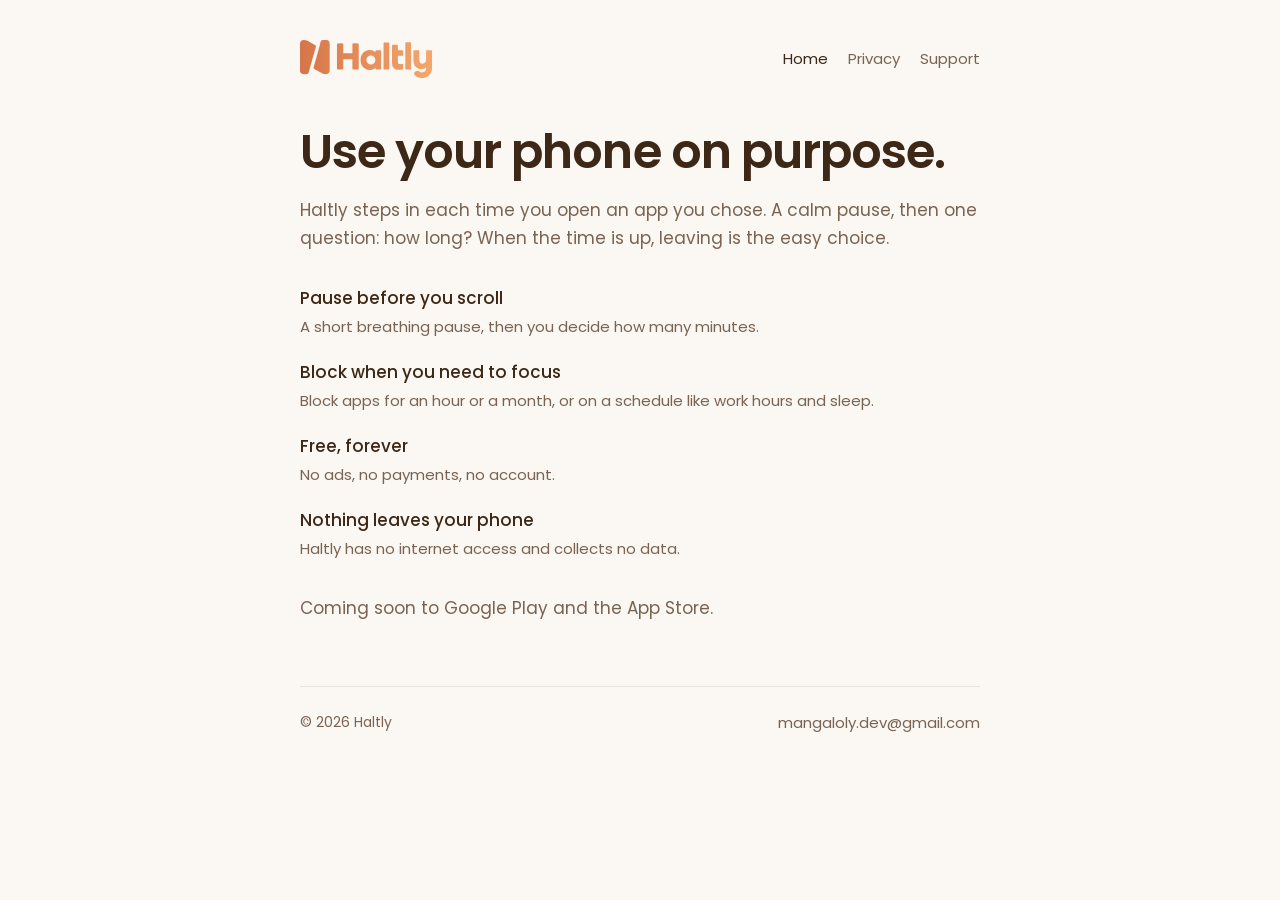
<file: index.html>
<!doctype html>
<html lang="en">
<head>
<meta charset="utf-8">
<meta name="viewport" content="width=device-width, initial-scale=1">
<title>Haltly</title>
<meta name="description" content="Haltly: a free, private screen time app. Pause before you scroll.">
<link rel="icon" href="assets/haltly_mark.svg" type="image/svg+xml">
<link rel="stylesheet" href="assets/site.css">
</head>
<body>
<div class="wrap">
<header>
<a href="./" aria-label="Haltly home"><img src="assets/haltly_wordmark.svg" alt="Haltly"></a>
<nav aria-label="Site">
<a href="./" aria-current="page">Home</a>
<a href="privacy.html">Privacy</a>
<a href="support.html">Support</a>
</nav>
</header>
<main>
<h1>Use your phone on&nbsp;purpose.</h1>
<p class="muted">Haltly steps in each time you open an app you chose. A calm pause, then one question: how long? When the time is up, leaving is the easy choice.</p>
<ul class="points">
<li><b>Pause before you scroll</b><span>A short breathing pause, then you decide how many minutes.</span></li>
<li><b>Block when you need to focus</b><span>Block apps for an hour or a month, or on a schedule like work hours and sleep.</span></li>
<li><b>Free, forever</b><span>No ads, no payments, no account.</span></li>
<li><b>Nothing leaves your phone</b><span>Haltly has no internet access and collects no data.</span></li>
</ul>
<p class="muted">Coming soon to Google Play and the App Store.</p>
</main>
<footer><span>© 2026 Haltly</span><a href="mailto:mangaloly.dev@gmail.com">mangaloly.dev@gmail.com</a></footer>
</div>
</body>
</html>
</file>
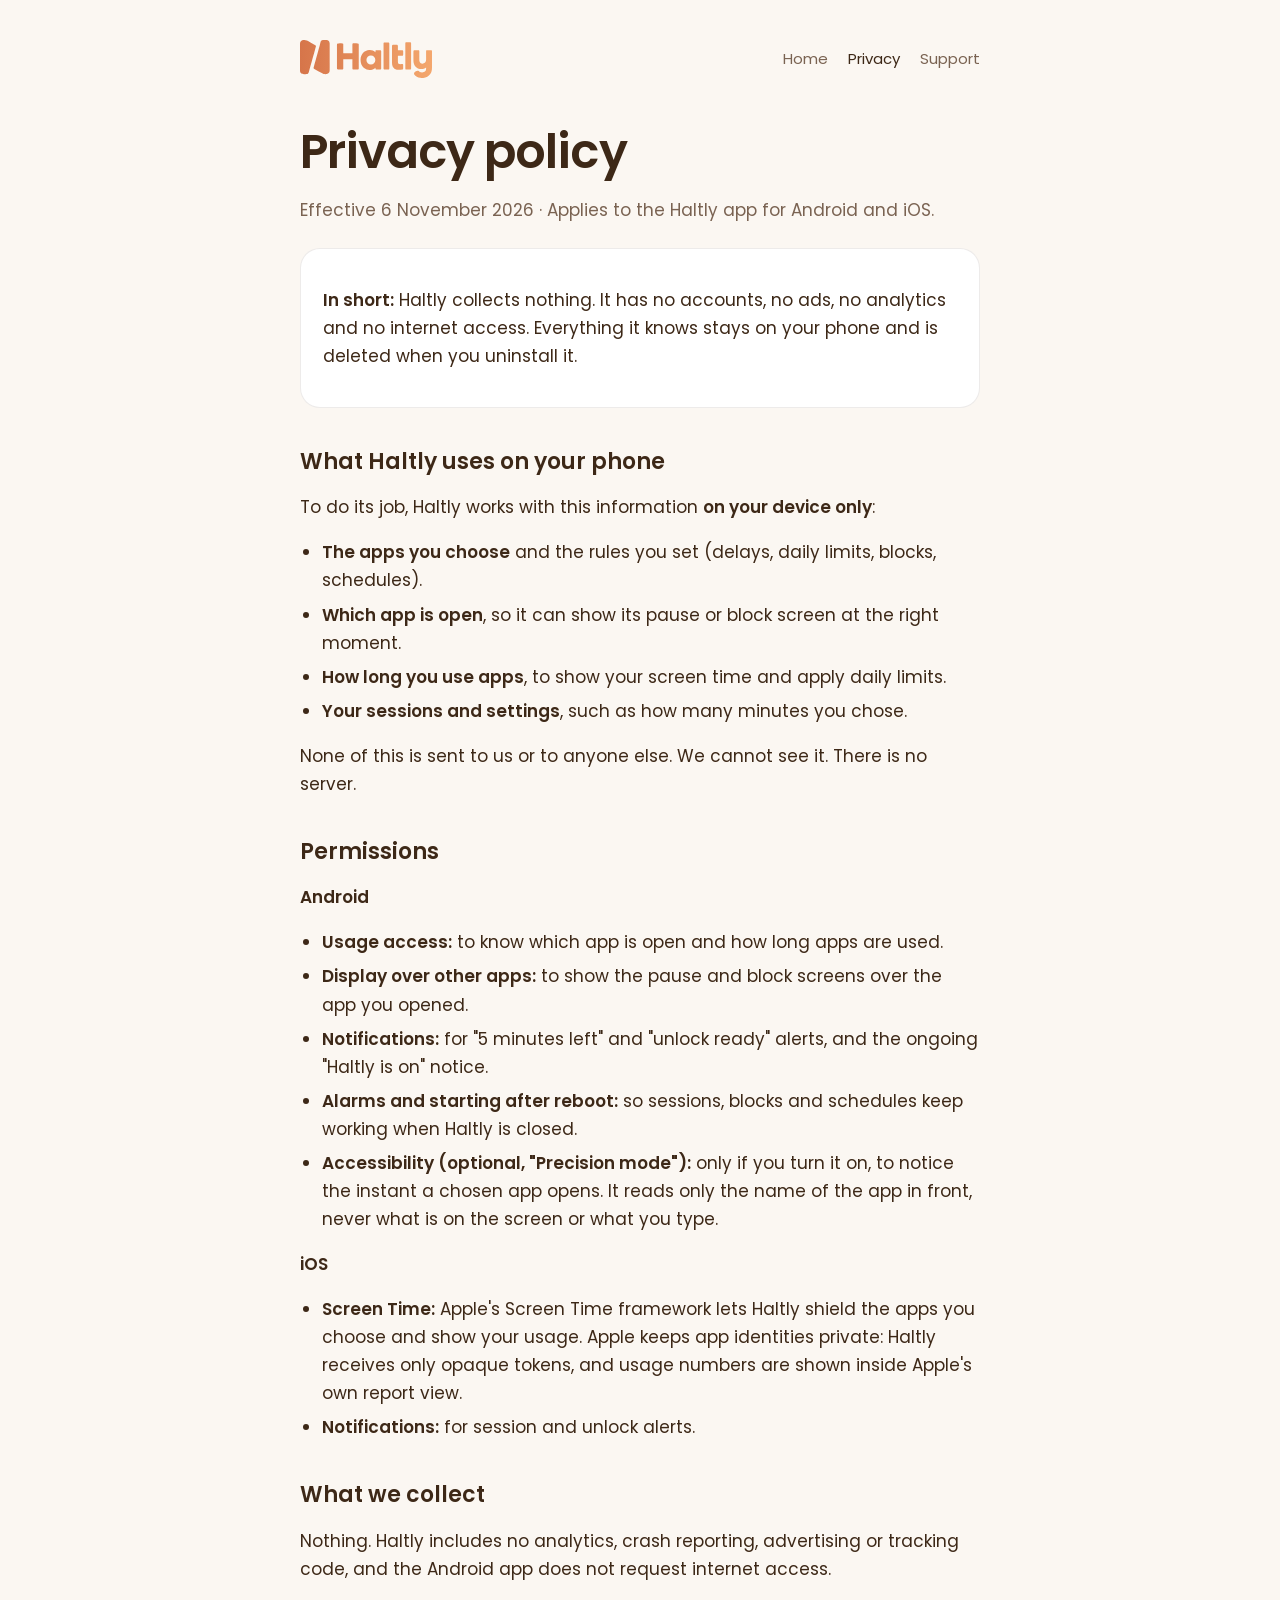
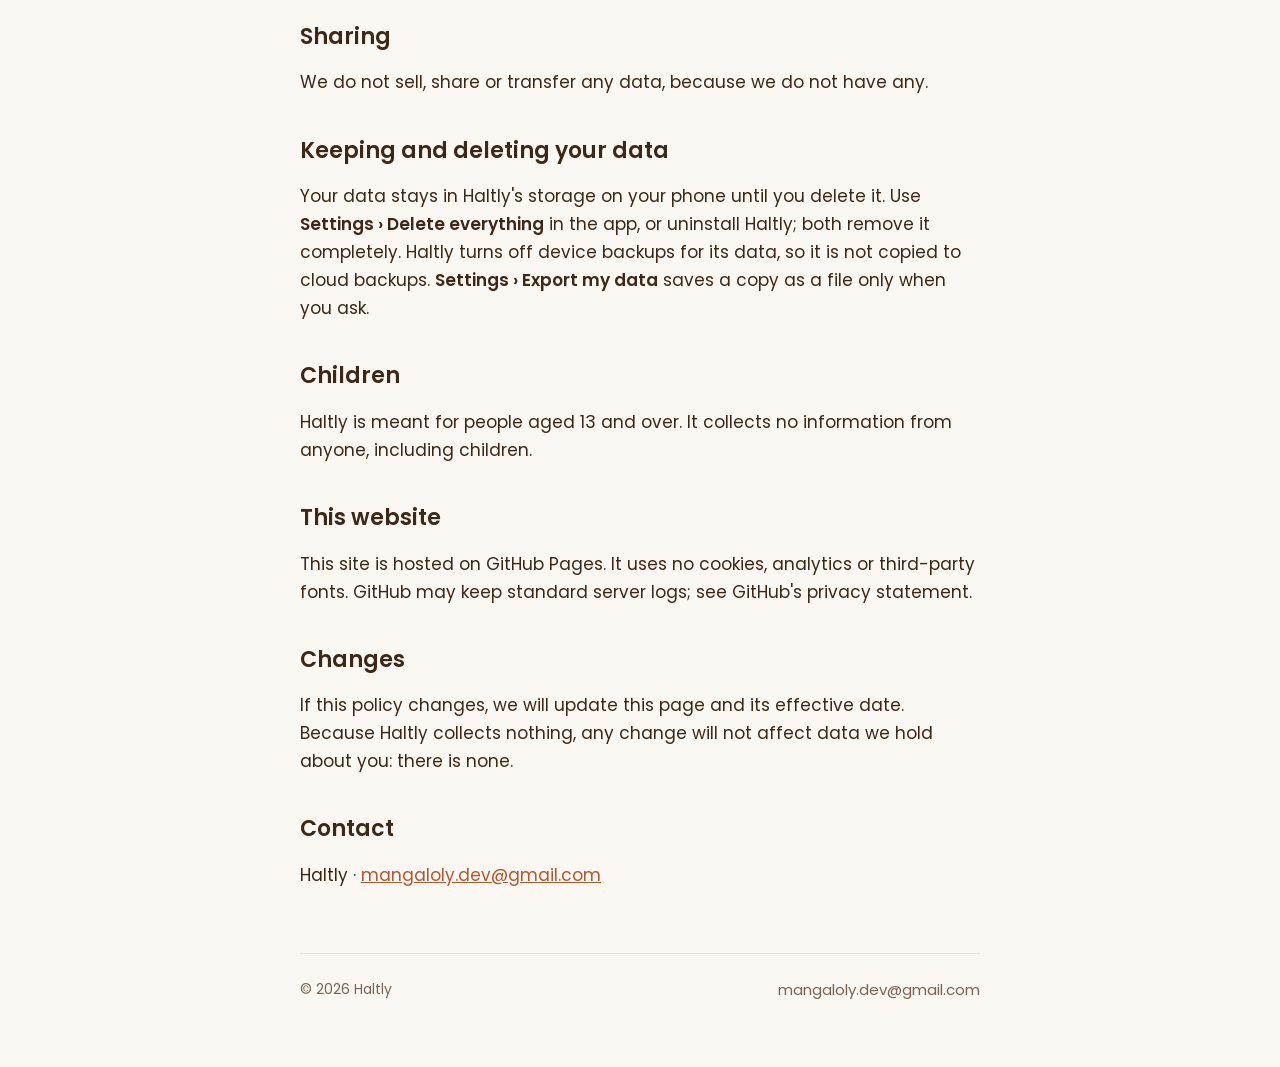
<file: privacy.html>
<!doctype html>
<html lang="en">
<head>
<meta charset="utf-8">
<meta name="viewport" content="width=device-width, initial-scale=1">
<title>Haltly privacy policy</title>
<meta name="description" content="Haltly collects no data. Everything stays on your phone.">
<link rel="icon" href="assets/haltly_mark.svg" type="image/svg+xml">
<link rel="stylesheet" href="assets/site.css">
</head>
<body>
<div class="wrap">
<header>
<a href="./" aria-label="Haltly home"><img src="assets/haltly_wordmark.svg" alt="Haltly"></a>
<nav aria-label="Site">
<a href="./">Home</a>
<a href="privacy.html" aria-current="page">Privacy</a>
<a href="support.html">Support</a>
</nav>
</header>
<main>
<h1>Privacy policy</h1>
<p class="muted">Effective 6 November 2026 · Applies to the Haltly app for Android and iOS.</p>
<div class="card"><p><b>In short:</b> Haltly collects nothing. It has no accounts, no ads, no analytics and no internet access. Everything it knows stays on your phone and is deleted when you uninstall it.</p></div>

<h2>What Haltly uses on your phone</h2>
<p>To do its job, Haltly works with this information <b>on your device only</b>:</p>
<ul>
<li><b>The apps you choose</b> and the rules you set (delays, daily limits, blocks, schedules).</li>
<li><b>Which app is open</b>, so it can show its pause or block screen at the right moment.</li>
<li><b>How long you use apps</b>, to show your screen time and apply daily limits.</li>
<li><b>Your sessions and settings</b>, such as how many minutes you chose.</li>
</ul>
<p>None of this is sent to us or to anyone else. We cannot see it. There is no server.</p>

<h2>Permissions</h2>
<p><b>Android</b></p>
<ul>
<li><b>Usage access:</b> to know which app is open and how long apps are used.</li>
<li><b>Display over other apps:</b> to show the pause and block screens over the app you opened.</li>
<li><b>Notifications:</b> for "5 minutes left" and "unlock ready" alerts, and the ongoing "Haltly is on" notice.</li>
<li><b>Alarms and starting after reboot:</b> so sessions, blocks and schedules keep working when Haltly is closed.</li>
<li><b>Accessibility (optional, "Precision mode"):</b> only if you turn it on, to notice the instant a chosen app opens. It reads only the name of the app in front, never what is on the screen or what you type.</li>
</ul>
<p><b>iOS</b></p>
<ul>
<li><b>Screen Time:</b> Apple's Screen Time framework lets Haltly shield the apps you choose and show your usage. Apple keeps app identities private: Haltly receives only opaque tokens, and usage numbers are shown inside Apple's own report view.</li>
<li><b>Notifications:</b> for session and unlock alerts.</li>
</ul>

<h2>What we collect</h2>
<p>Nothing. Haltly includes no analytics, crash reporting, advertising or tracking code, and the Android app does not request internet access.</p>

<h2>Sharing</h2>
<p>We do not sell, share or transfer any data, because we do not have any.</p>

<h2>Keeping and deleting your data</h2>
<p>Your data stays in Haltly's storage on your phone until you delete it. Use <b>Settings › Delete everything</b> in the app, or uninstall Haltly; both remove it completely. Haltly turns off device backups for its data, so it is not copied to cloud backups. <b>Settings › Export my data</b> saves a copy as a file only when you ask.</p>

<h2>Children</h2>
<p>Haltly is meant for people aged 13 and over. It collects no information from anyone, including children.</p>

<h2>This website</h2>
<p>This site is hosted on GitHub Pages. It uses no cookies, analytics or third-party fonts. GitHub may keep standard server logs; see GitHub's privacy statement.</p>

<h2>Changes</h2>
<p>If this policy changes, we will update this page and its effective date. Because Haltly collects nothing, any change will not affect data we hold about you: there is none.</p>

<h2>Contact</h2>
<p>Haltly · <a href="mailto:mangaloly.dev@gmail.com">mangaloly.dev@gmail.com</a></p>
</main>
<footer><span>© 2026 Haltly</span><a href="mailto:mangaloly.dev@gmail.com">mangaloly.dev@gmail.com</a></footer>
</div>
</body>
</html>
</file>
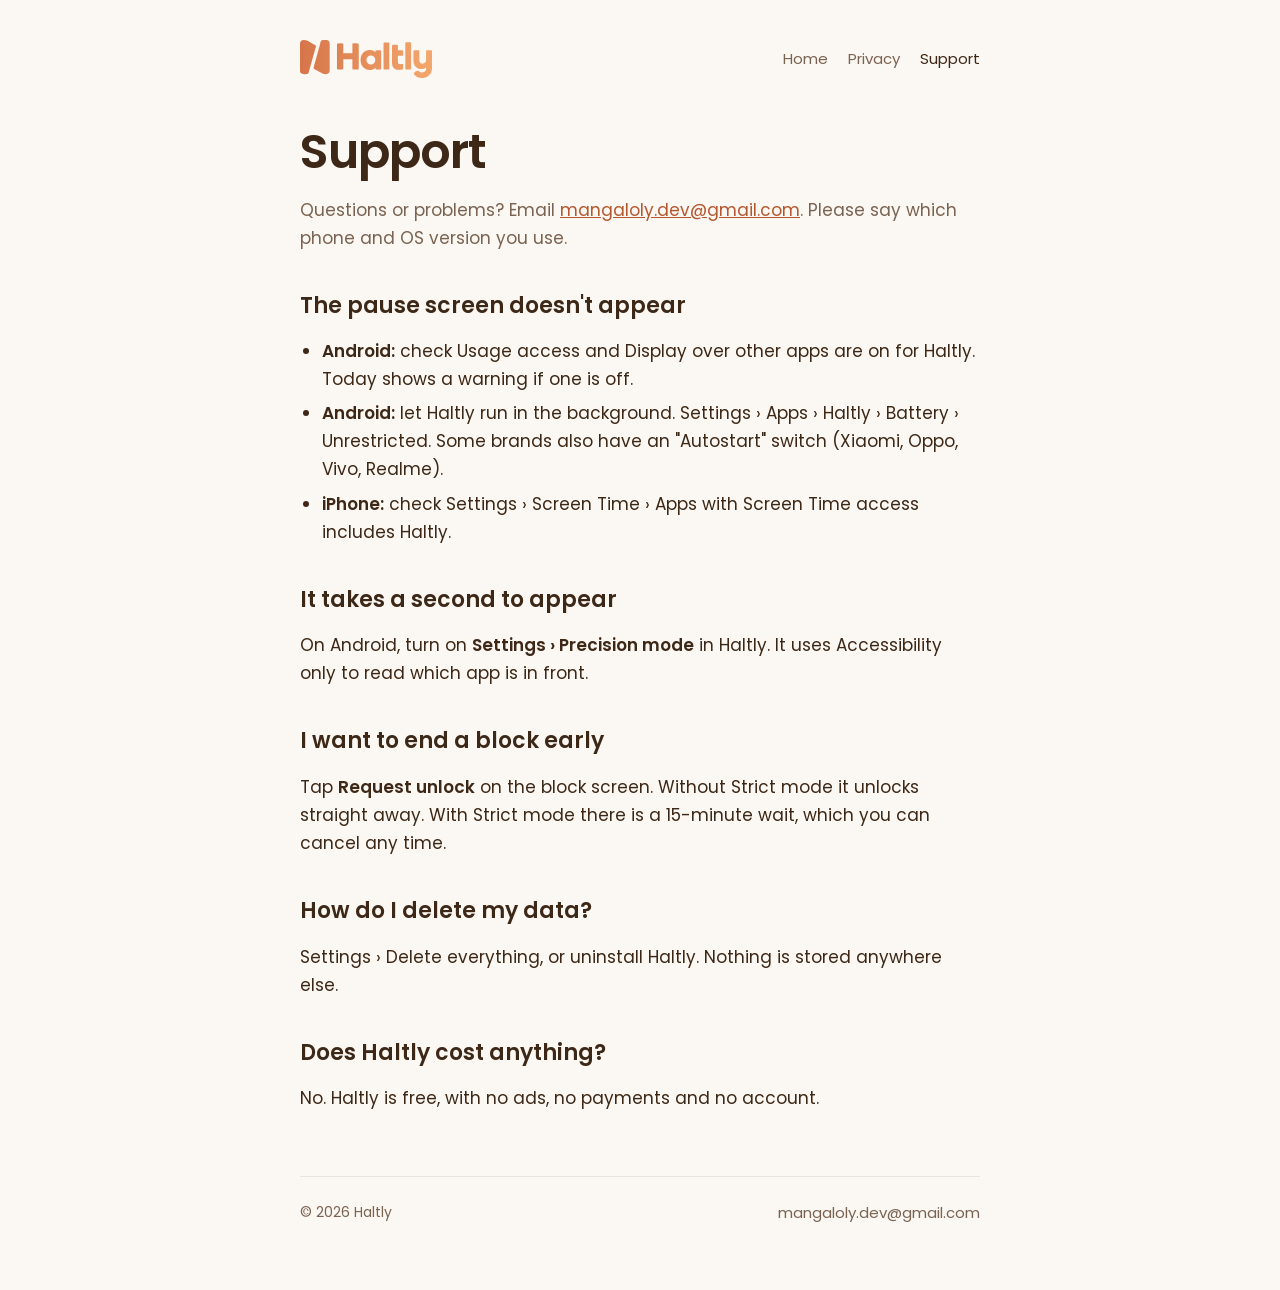
<file: support.html>
<!doctype html>
<html lang="en">
<head>
<meta charset="utf-8">
<meta name="viewport" content="width=device-width, initial-scale=1">
<title>Haltly support</title>
<meta name="description" content="Help with Haltly: setup, permissions and common questions.">
<link rel="icon" href="assets/haltly_mark.svg" type="image/svg+xml">
<link rel="stylesheet" href="assets/site.css">
</head>
<body>
<div class="wrap">
<header>
<a href="./" aria-label="Haltly home"><img src="assets/haltly_wordmark.svg" alt="Haltly"></a>
<nav aria-label="Site">
<a href="./">Home</a>
<a href="privacy.html">Privacy</a>
<a href="support.html" aria-current="page">Support</a>
</nav>
</header>
<main>
<h1>Support</h1>
<p class="muted">Questions or problems? Email <a href="mailto:mangaloly.dev@gmail.com">mangaloly.dev@gmail.com</a>. Please say which phone and OS version you use.</p>

<h2>The pause screen doesn't appear</h2>
<ul>
<li><b>Android:</b> check Usage access and Display over other apps are on for Haltly. Today shows a warning if one is off.</li>
<li><b>Android:</b> let Haltly run in the background. Settings › Apps › Haltly › Battery › Unrestricted. Some brands also have an "Autostart" switch (Xiaomi, Oppo, Vivo, Realme).</li>
<li><b>iPhone:</b> check Settings › Screen Time › Apps with Screen Time access includes Haltly.</li>
</ul>

<h2>It takes a second to appear</h2>
<p>On Android, turn on <b>Settings › Precision mode</b> in Haltly. It uses Accessibility only to read which app is in front.</p>

<h2>I want to end a block early</h2>
<p>Tap <b>Request unlock</b> on the block screen. Without Strict mode it unlocks straight away. With Strict mode there is a 15-minute wait, which you can cancel any time.</p>

<h2>How do I delete my data?</h2>
<p>Settings › Delete everything, or uninstall Haltly. Nothing is stored anywhere else.</p>

<h2>Does Haltly cost anything?</h2>
<p>No. Haltly is free, with no ads, no payments and no account.</p>
</main>
<footer><span>© 2026 Haltly</span><a href="mailto:mangaloly.dev@gmail.com">mangaloly.dev@gmail.com</a></footer>
</div>
</body>
</html>
</file>
<file: assets/site.css>
@font-face{font-family:Poppins;font-weight:400;font-display:swap;src:url(Poppins-Regular.ttf) format("truetype")}
@font-face{font-family:Poppins;font-weight:500;font-display:swap;src:url(Poppins-Medium.ttf) format("truetype")}
@font-face{font-family:Poppins;font-weight:600;font-display:swap;src:url(Poppins-SemiBold.ttf) format("truetype")}
:root{--bg:#0A0A0A;--surface:#161616;--line:rgba(255,255,255,.08);--text:#F2F0ED;--text2:#A3A3A3;--accent:#D6754A;--ink:#D6754A;color-scheme:dark}
@media (prefers-color-scheme:light){:root{--bg:#FBF7F2;--surface:#FFFFFF;--line:rgba(61,40,23,.09);--text:#3D2817;--text2:#7A6352;--ink:#B4572F;color-scheme:light}}
*{box-sizing:border-box}
body{margin:0;background:var(--bg);color:var(--text);font:400 17px/1.65 Poppins,system-ui,-apple-system,"Segoe UI",Roboto,sans-serif;-webkit-font-smoothing:antialiased}
.wrap{max-width:720px;margin:0 auto;padding:40px 20px 64px}
header{display:flex;align-items:center;justify-content:space-between;gap:16px;margin-bottom:48px}
header img{width:132px;height:auto;display:block}
nav{display:flex;gap:20px;flex-wrap:wrap}
nav a,footer a{color:var(--text2);text-decoration:none;font-size:15px}
nav a:hover,footer a:hover{color:var(--text)}
nav a[aria-current=page]{color:var(--text)}
h1{font-weight:600;font-size:clamp(32px,6vw,48px);line-height:1.1;letter-spacing:-.02em;margin:0 0 16px}
h2{font-weight:600;font-size:22px;line-height:1.3;margin:40px 0 8px}
p,li{color:var(--text)}
.muted{color:var(--text2)}
a{color:var(--ink)}
ul{padding-left:22px}
li{margin:6px 0}
.card{background:var(--surface);border:1px solid var(--line);border-radius:20px;padding:20px 22px;margin:24px 0}
.points{list-style:none;padding:0;display:grid;gap:18px;margin:32px 0}
.points li{margin:0}
.points b{display:block;font-weight:500}
.points span{color:var(--text2);font-size:15px}
footer{margin-top:64px;padding-top:24px;border-top:1px solid var(--line);color:var(--text2);font-size:14px;display:flex;justify-content:space-between;gap:12px;flex-wrap:wrap}
</file>
